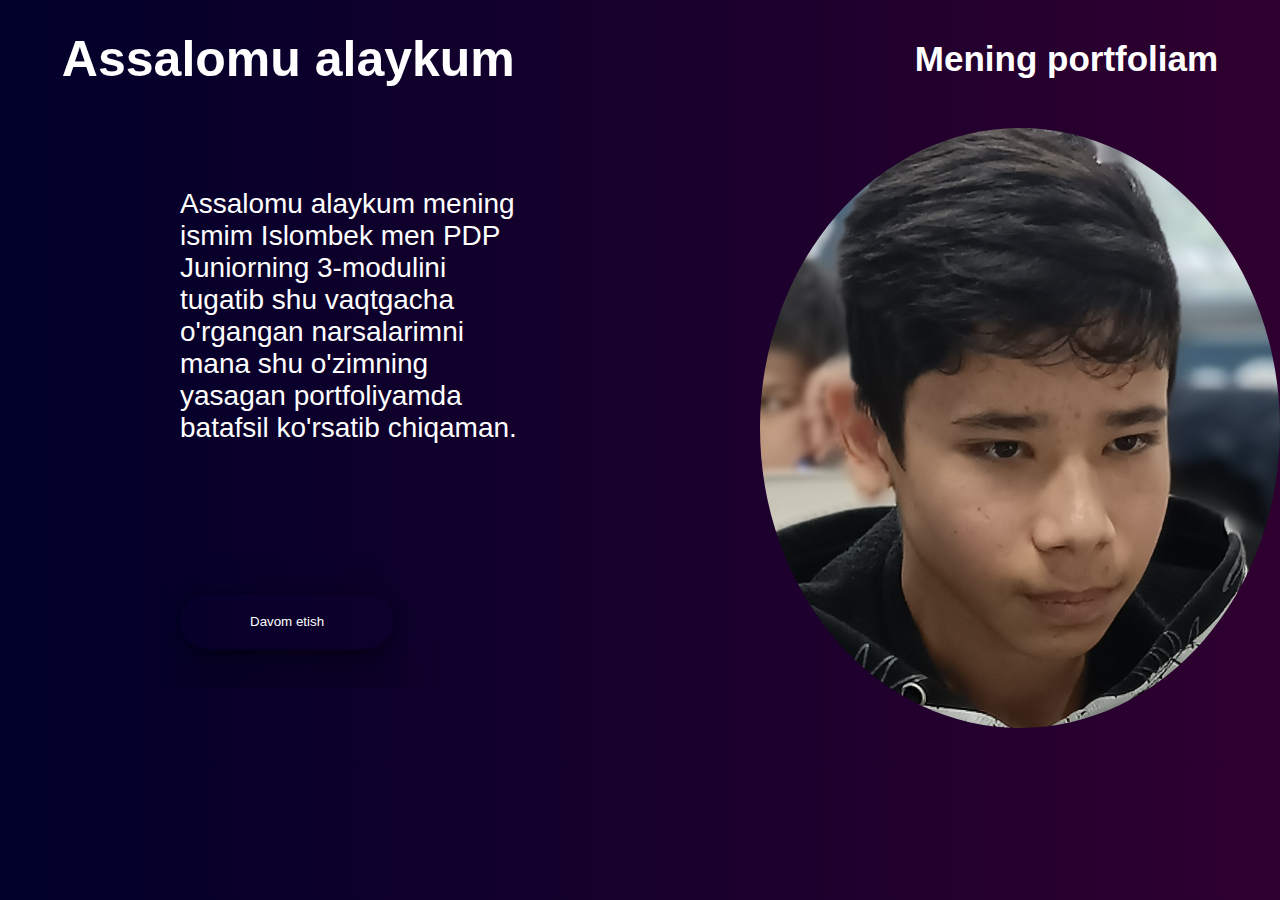
<file: index.html>
<!DOCTYPE html>
<html lang="en">
<head>
    <meta charset="UTF-8">
    <meta name="viewport" content="width=device-width, initial-scale=1.0">
    <title>Document</title>
    <link rel="stylesheet" href="style.css">
</head>
<body class="q">    
    <nav>
        <h1 class="h1">
            Assalomu alaykum
        </h1>
        <h1 class="h2">
            Mening portfoliam
        </h1>
    </nav>
    <div class="asosiy">
        <div class="text1">
            <p class="as">
                Assalomu alaykum mening ismim Islombek men PDP Juniorning 3-modulini tugatib shu vaqtgacha o'rgangan narsalarimni mana shu o'zimning yasagan portfoliyamda batafsil ko'rsatib chiqaman.
            </p>
            <a href="index2.html">
                <button class="dvc">
                    Davom etish
                </button>
            </a>
        </div>
        <div class="men">
            <img src="mene.jpg"
            class="jk" alt="">
        </div>
    </div>
</body>
</html>
</file>
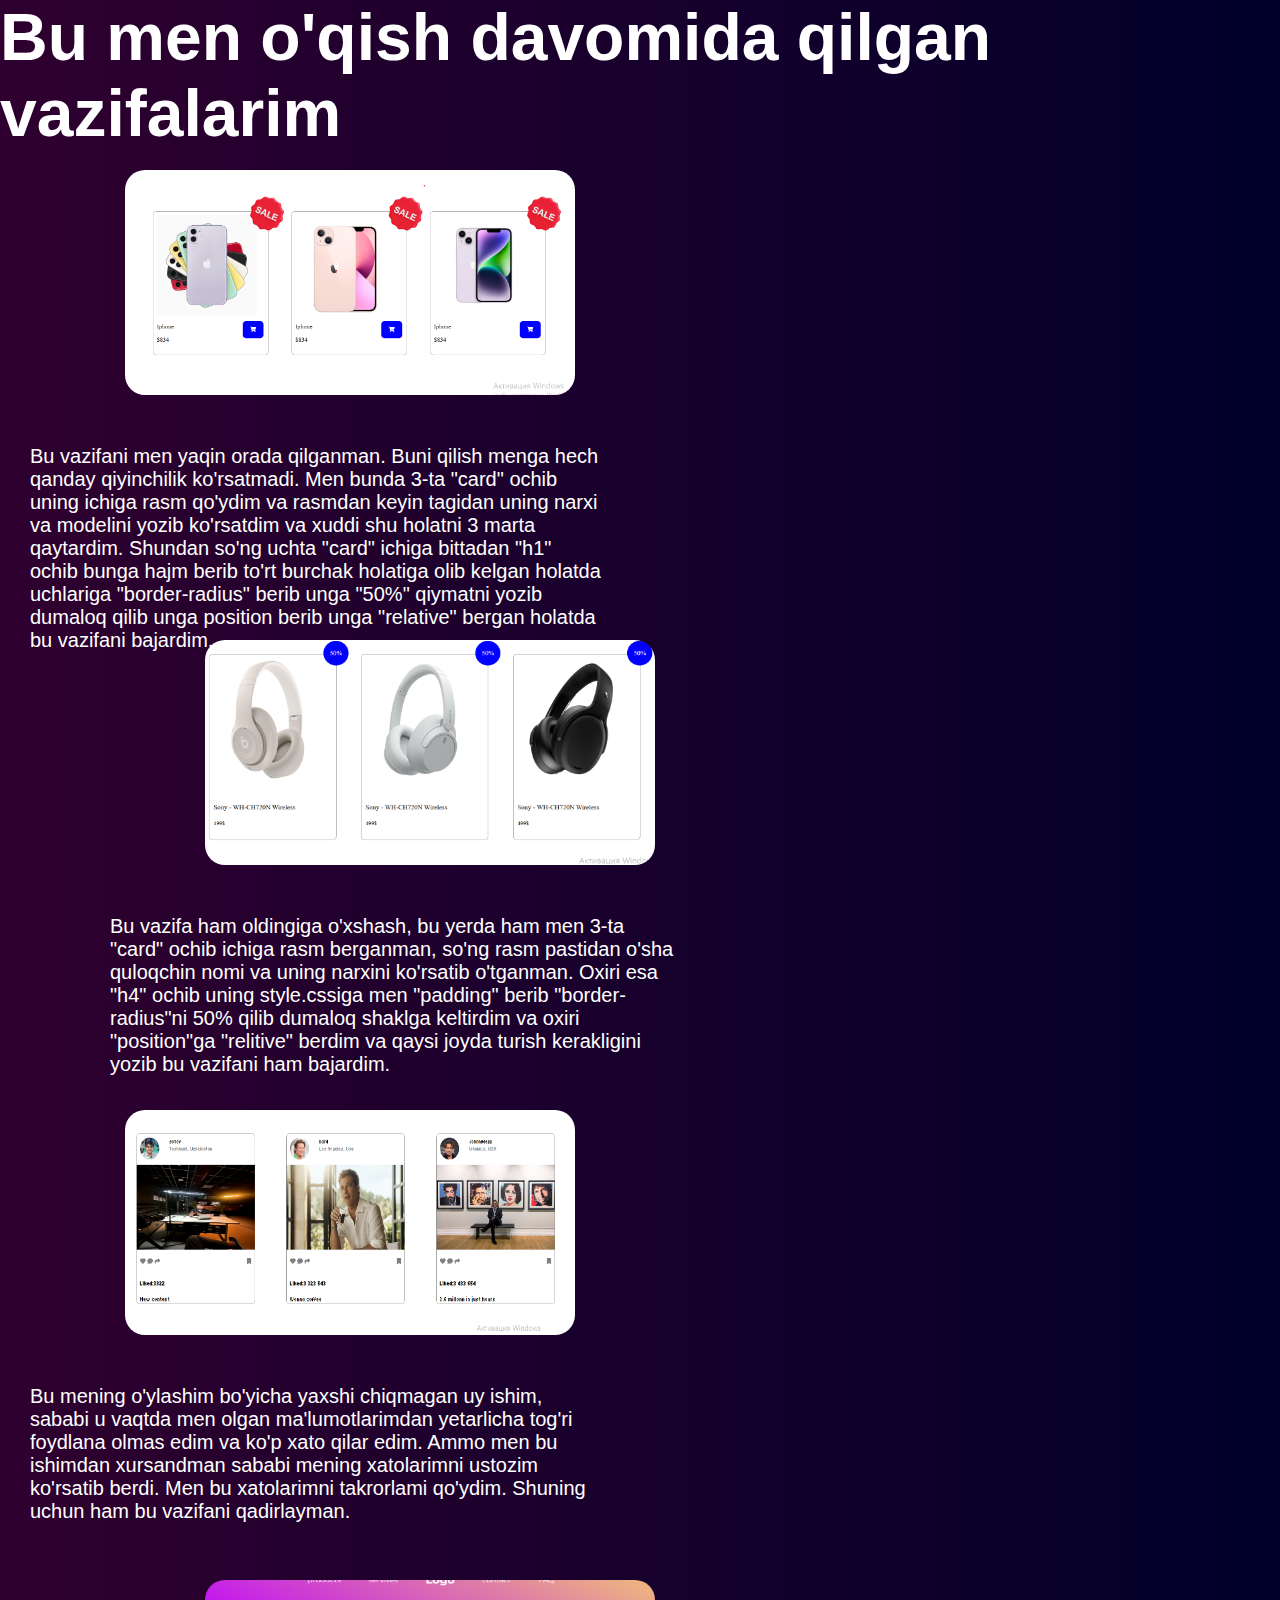
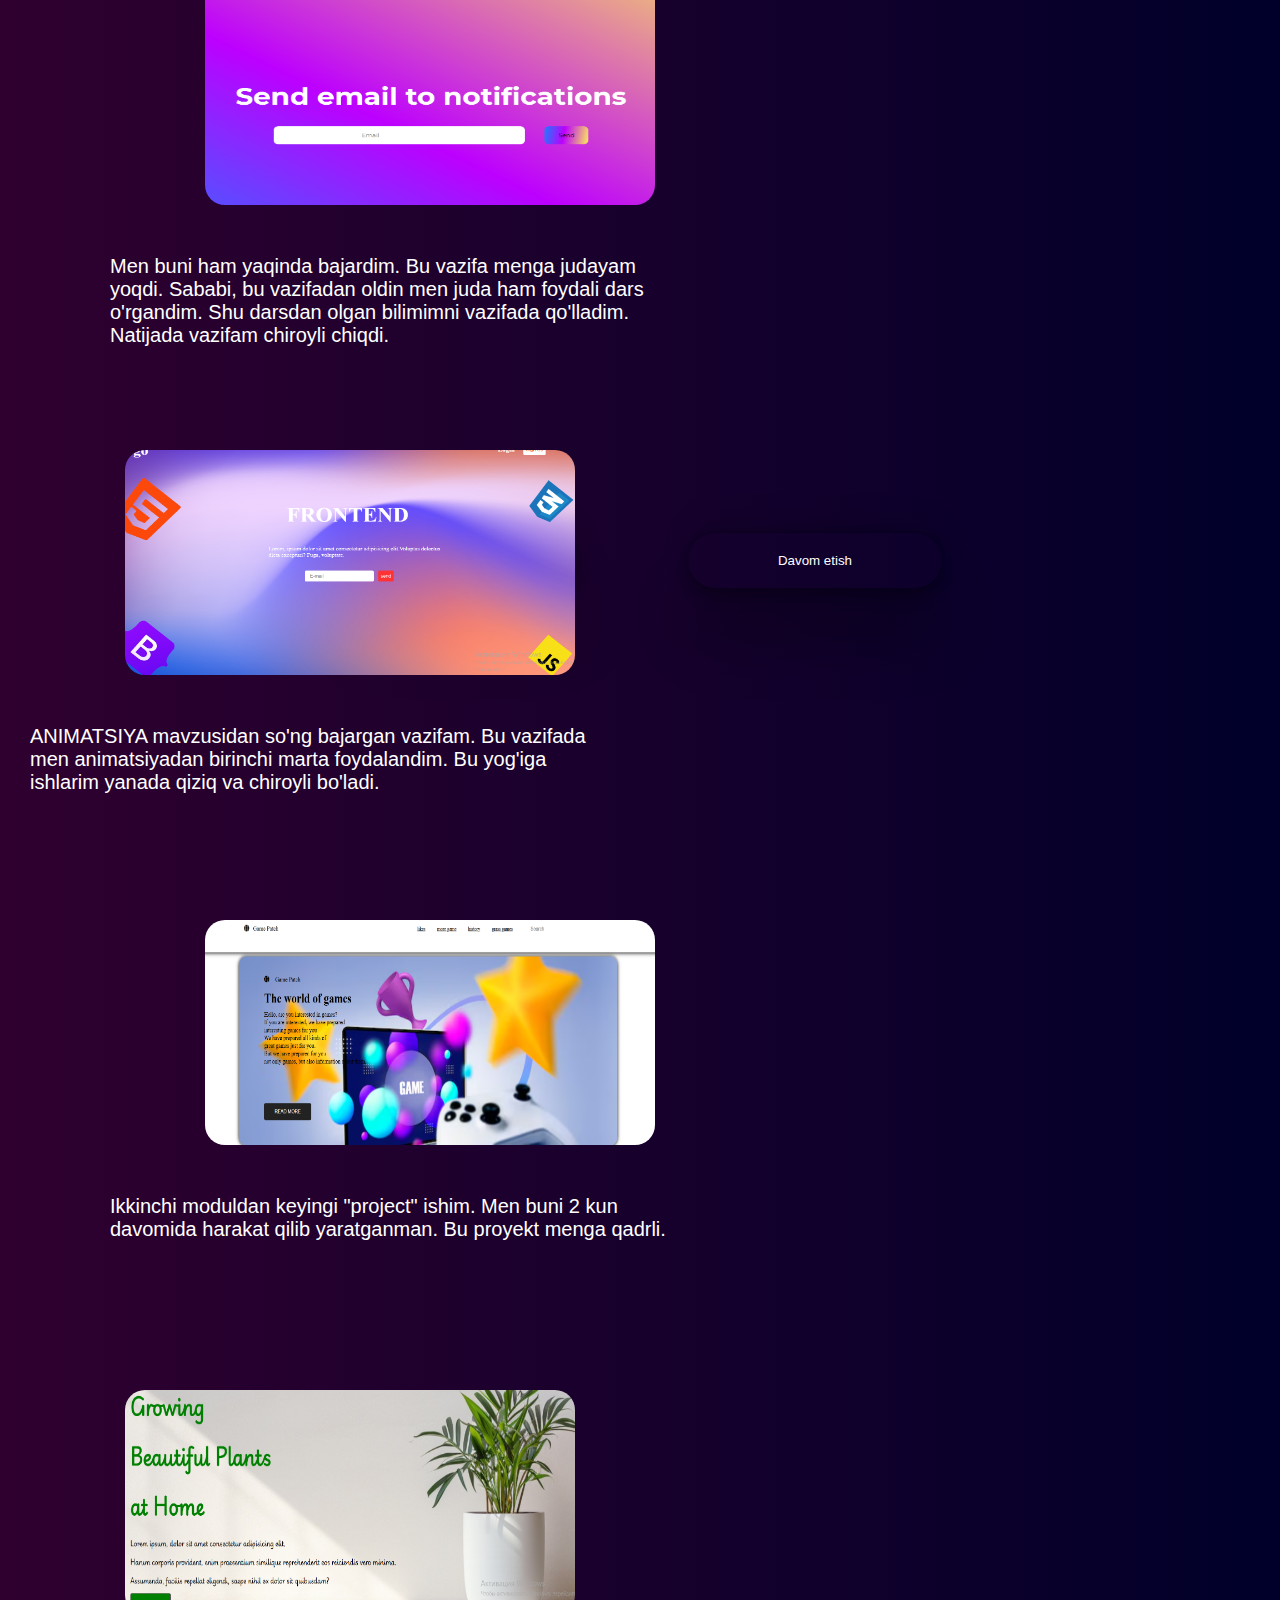
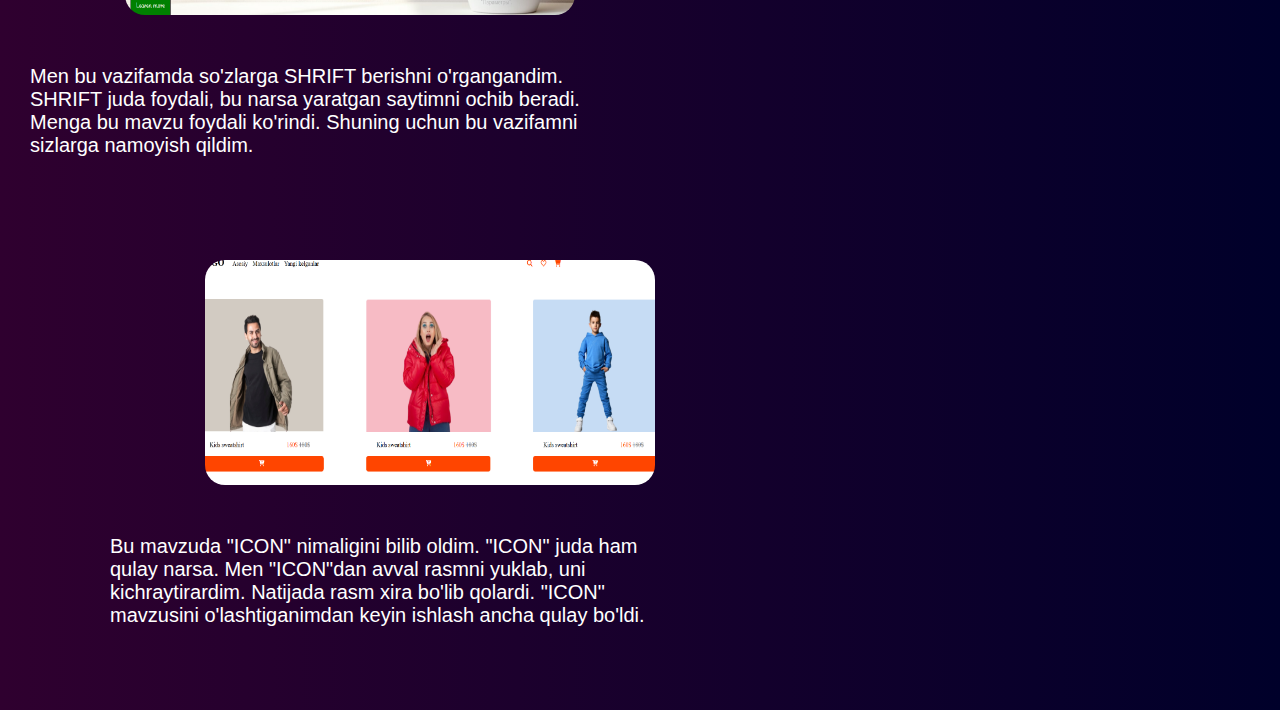
<file: index2.html>
<!DOCTYPE html>
<html lang="en">
<head>
    <meta charset="UTF-8">
    <meta name="viewport" content="width=device-width, initial-scale=1.0">
    <title>Document</title>
    <link rel="stylesheet" href="style2.css">
</head>
<body>
    <nav  class="q">
        <h1 class="q">
            Bu men o'qish davomida qilgan vazifalarim
        </h1>
    </nav>
    <div class="kata">
        <div class="card">
            <div class="img">
                <a href="indexno1.html">
                    <img src="1 chi .png"
                width="400px"
                height="200px"
                alt=""
                class="w">
                </a>
            </div>
            <div class="sozlar">
                <p class="p">
                    Bu vazifani men yaqin  orada qilganman. Buni qilish menga hech qanday qiyinchilik ko'rsatmadi. Men bunda 3-ta "card" ochib uning ichiga rasm qo'ydim va rasmdan keyin tagidan uning narxi va modelini yozib ko'rsatdim va xuddi shu holatni 3 marta qaytardim. Shundan so'ng uchta "card" ichiga bittadan "h1" ochib bunga hajm berib to'rt burchak holatiga olib kelgan  holatda uchlariga "border-radius" berib unga "50%" qiymatni yozib dumaloq qilib unga position berib unga "relative" bergan holatda bu vazifani bajardim.
                </p>
            </div>
        </div>
        <div class="card1">
            <div class="img">
                <a href="no2.html">
                    <img src="2 ci.png"
                width="400"
                height="200" 
                alt=""
                class="w">
                </a>
            </div>
            <div class="sozlar">
                <p class="p">
                    Bu vazifa ham oldingiga o'xshash, bu yerda ham men 3-ta "card" ochib ichiga rasm berganman, so'ng rasm pastidan o'sha quloqchin nomi va uning narxini ko'rsatib o'tganman. Oxiri esa "h4" ochib uning style.cssiga men "padding" berib "border-radius"ni 50% qilib dumaloq shaklga keltirdim va oxiri "position"ga  "relitive" berdim va qaysi joyda turish kerakligini yozib bu vazifani ham bajardim.
                </p>
            </div>
        </div>
        <div class="card">
            <div class="img">
               <a href="no3.html">
                <img src="3 chi.png"
                width="400"
                height="200" 
                alt=""
                class="w">
               </a>
            </div>
            <div class="sozlar">
                <p class="p">
                    Bu mening o'ylashim bo'yicha yaxshi chiqmagan uy ishim, sababi u vaqtda men olgan ma'lumotlarimdan yetarlicha tog'ri foydlana olmas edim va ko'p xato qilar edim. Ammo men bu ishimdan xursandman sababi mening xatolarimni ustozim ko'rsatib berdi. Men bu xatolarimni takrorlami qo'ydim. Shuning uchun ham bu vazifani qadirlayman.
                </p>
            </div>
        </div>
        <div class="card1">
            <div class="img">
                <a href="no4.html">
                    <img src="4 chi.png"
                width="400"
                height="200" 
                alt=""
                class="w">
                </a>
            </div>
            <div class="sozlar">
                <p class="p">
                    Men buni ham yaqinda bajardim. Bu vazifa menga judayam yoqdi. Sababi, bu vazifadan oldin men juda ham foydali dars o'rgandim. Shu darsdan olgan bilimimni vazifada qo'lladim. Natijada vazifam chiroyli chiqdi.
                </p>
            </div>
        </div>
        <div class="card">
            <div class="img">
               <a href="no5.html">
                <img src="5 chi.png"
                width="400"
                height="200" 
                alt=""
                class="w">
               </a>
            </div>
            <div class="sozlar">
                <p class="p">
                    ANIMATSIYA mavzusidan so'ng bajargan vazifam. Bu vazifada men animatsiyadan birinchi marta foydalandim. Bu yog'iga ishlarim  yanada qiziq va chiroyli bo'ladi.
                </p>
            </div>
        </div>
        <div class="card1">
            <div class="img">
               <a href="no6.html    ">
                <img src="6 chi.png"
                width="400"
                height="200" 
                alt=""
                class="w">
               </a>
            </div>
            <div class="sozlar">
                <p class="p">
                    Ikkinchi moduldan keyingi "project" ishim. Men buni 2 kun davomida harakat qilib yaratganman.  Bu proyekt menga qadrli.
                </p>
            </div>
        </div>
        <div class="card">
            <div class="img">
                <a href="no7.html">
                    <img src="7 chi.png"
                width="400"
                height="200" 
                alt=""
                class="w">
                </a>
            </div>
            <div class="sozlar">
                <p class="p">
                    Men bu vazifamda so'zlarga SHRIFT berishni o'rgangandim. SHRIFT juda foydali, bu narsa yaratgan saytimni ochib beradi. Menga bu mavzu foydali ko'rindi. Shuning uchun bu vazifamni sizlarga namoyish qildim.
                </p>
            </div>
        </div>
        <div class="card1">
            <div class="img">
                <a href="no8.html">
                    <img src="8 chi.png"
                width="400"
                height="200" 
                alt=""
                class="w">
                </a>
            </div>
            <div class="sozlar">
                <p class="p">
                     Bu mavzuda "ICON" nimaligini bilib oldim. "ICON" juda ham qulay narsa. Men "ICON"dan avval rasmni yuklab, uni kichraytirardim. Natijada rasm xira bo'lib qolardi. "ICON" mavzusini o'lashtiganimdan keyin ishlash ancha qulay bo'ldi.
                </p>
            </div>
        </div>
    </div>
  <div class="asad">
    <div class="button">
        <a href="index.html">
            <button class="df">
                Orqaga
            </button>
        </a>
    </div>
    <div class="button">
        <a href="index3.html">
            <button class="lj">
                Davom etish
            </button>
        </a>
    </div>
  </div>
</body>
</html>
</file>
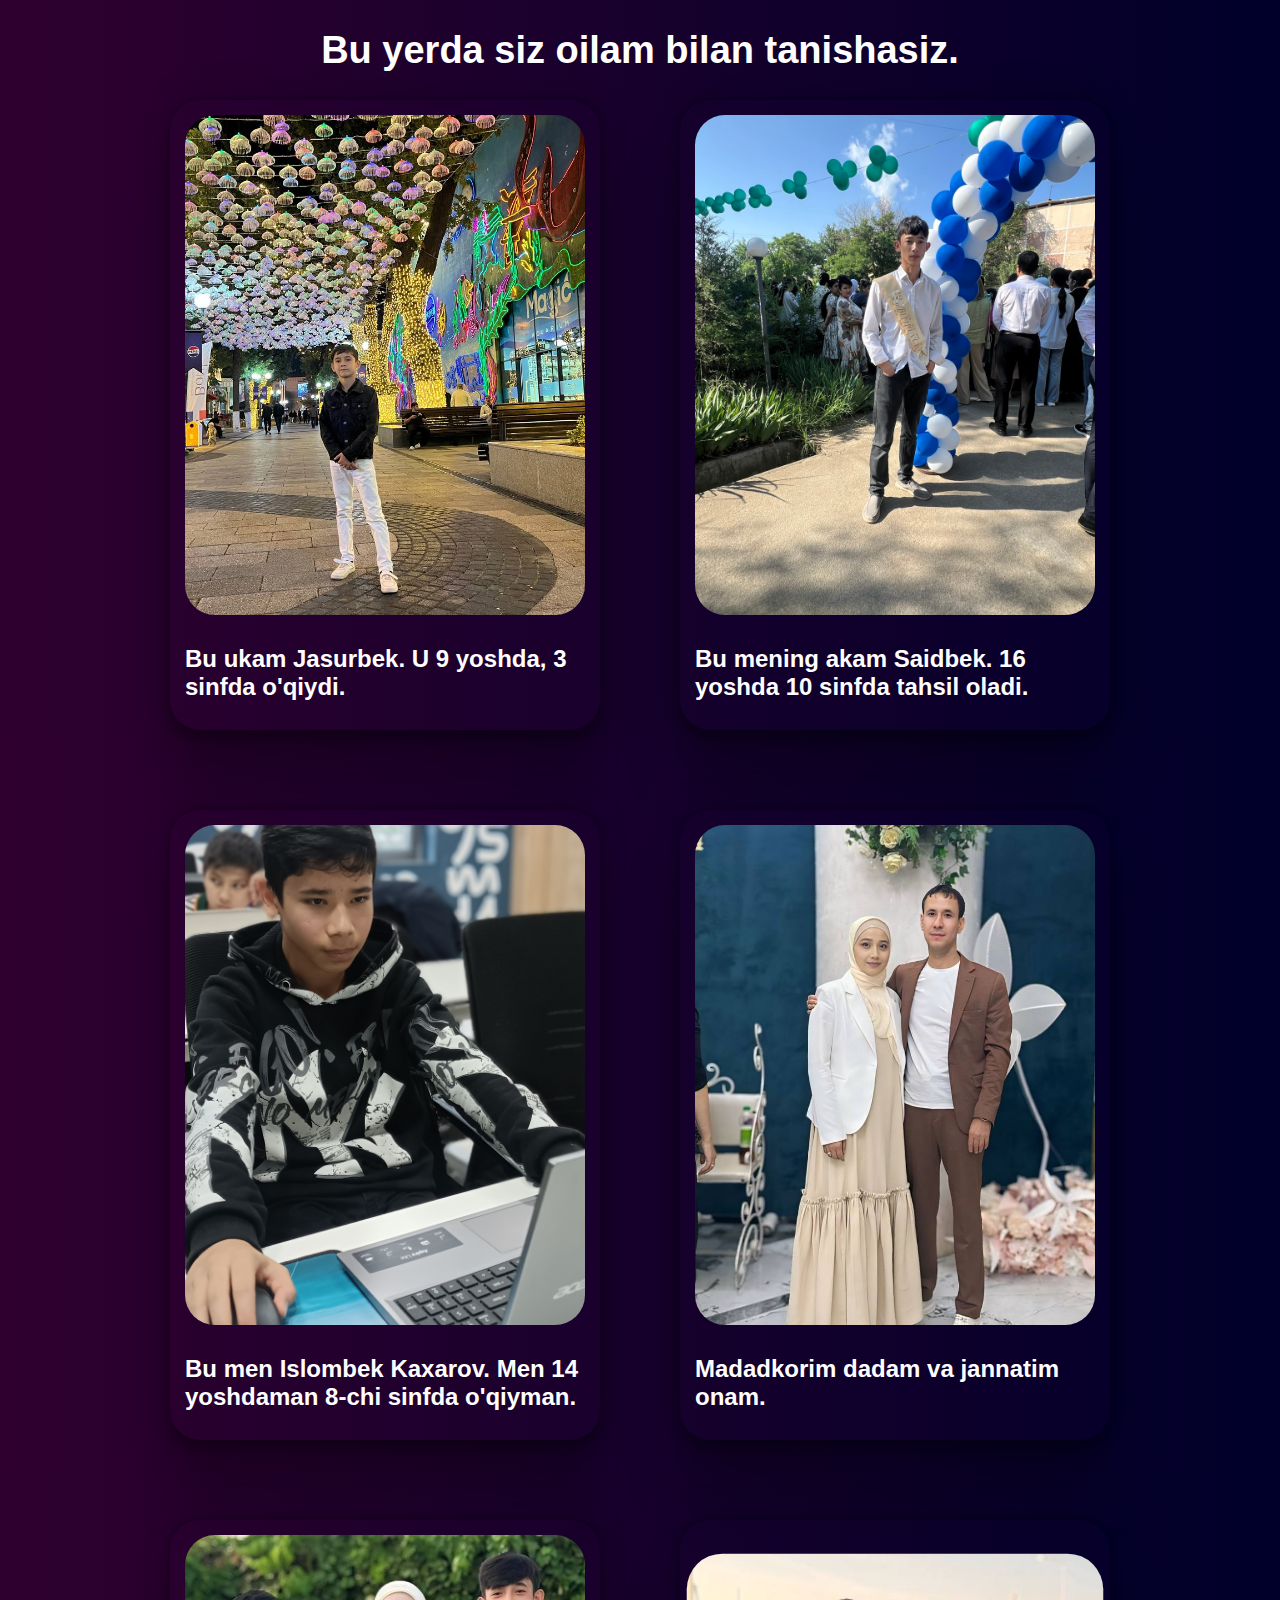
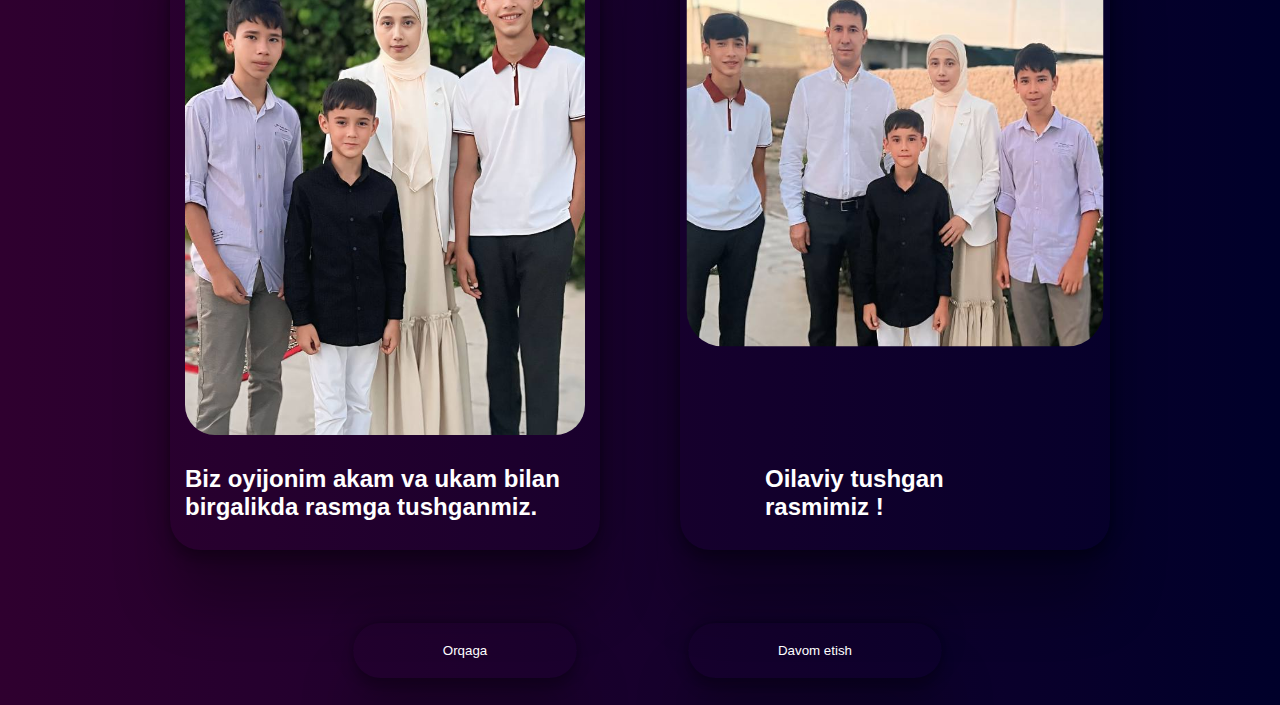
<file: index3.html>
<!DOCTYPE html>
<html lang="en">
<head>
    <meta charset="UTF-8">
    <meta name="viewport" content="width=, initial-scale=1.0">
    <title>Document</title>
    <link rel="stylesheet" href="./style3.css">
</head>
<body>
    <nav>
        <h1 class="q">
            Bu yerda siz oilam bilan tanishasiz.
        </h1>
    </nav>
    <div class="bobo">
        <div class="card">
            <div class="rasm">
                <img src="akam.jpg" 
                 alt=""  class="e">
            </div>
            <div class="soz">
                <h2 class="w">
                Bu ukam Jasurbek. U 9 yoshda, 3 sinfda o'qiydi.
                </h2>
            </div>
        </div>
        <div class="card">
            <div class="rasm">
                <img src="aka2.jpg" 
                 alt=""  class="em">
            </div>
            <div class="soz">
                <h2 class="w">
                Bu mening akam Saidbek. 16 yoshda 10 sinfda tahsil oladi.   
                </h2>
            </div>
        </div>
        <div class="card">
            <div class="rasm">
                <img src="mene.jpg" 
                 alt=""  class="h">
            </div>
            <div class="soz">
                <h2 class="w">
                Bu men Islombek Kaxarov. Men 14 yoshdaman 8-chi sinfda o'qiyman.
                </h2>
            </div>
        </div>
        <div class="card">
            <div class="rasm">
                <img src="ota-onam.jpg " 
                 alt="ota-onam.jpg"  class="e">
            </div>
            <div class="soz">
                <h2 class="w">
                Madadkorim dadam va jannatim onam.  
                </h2>
            </div>
        </div>
        <div class="card">
            <div class="rasm">
                <img src="oila.jpg" 
                 alt=""  class="v">
            </div>
            <div class="soz">
                <h2 class="w">
               Biz oyijonim akam va ukam bilan birgalikda rasmga tushganmiz.
                </h2>
            </div>
        </div>
        <div class="card">
                <div class="rasmq">
                    <img src="oila2.jpg" 
                     alt=""  class="m">
                </div>
                <div class="soz">
                    <h2 class="b">
                        Oilaviy tushgan rasmimiz !
                    </h2>
                </div>
        </div>
    </div>
    <div class="asad">
        <div class="button">
            <a href="index2.html">
                <button class="df">
                    Orqaga
                </button>
            </a>
        </div>
        <div class="button">
            <a href="index5.html">
                <button class="lj">
                    Davom etish
                </button>
            </a>
        </div>
      </div>
</body>
</html>
</file>
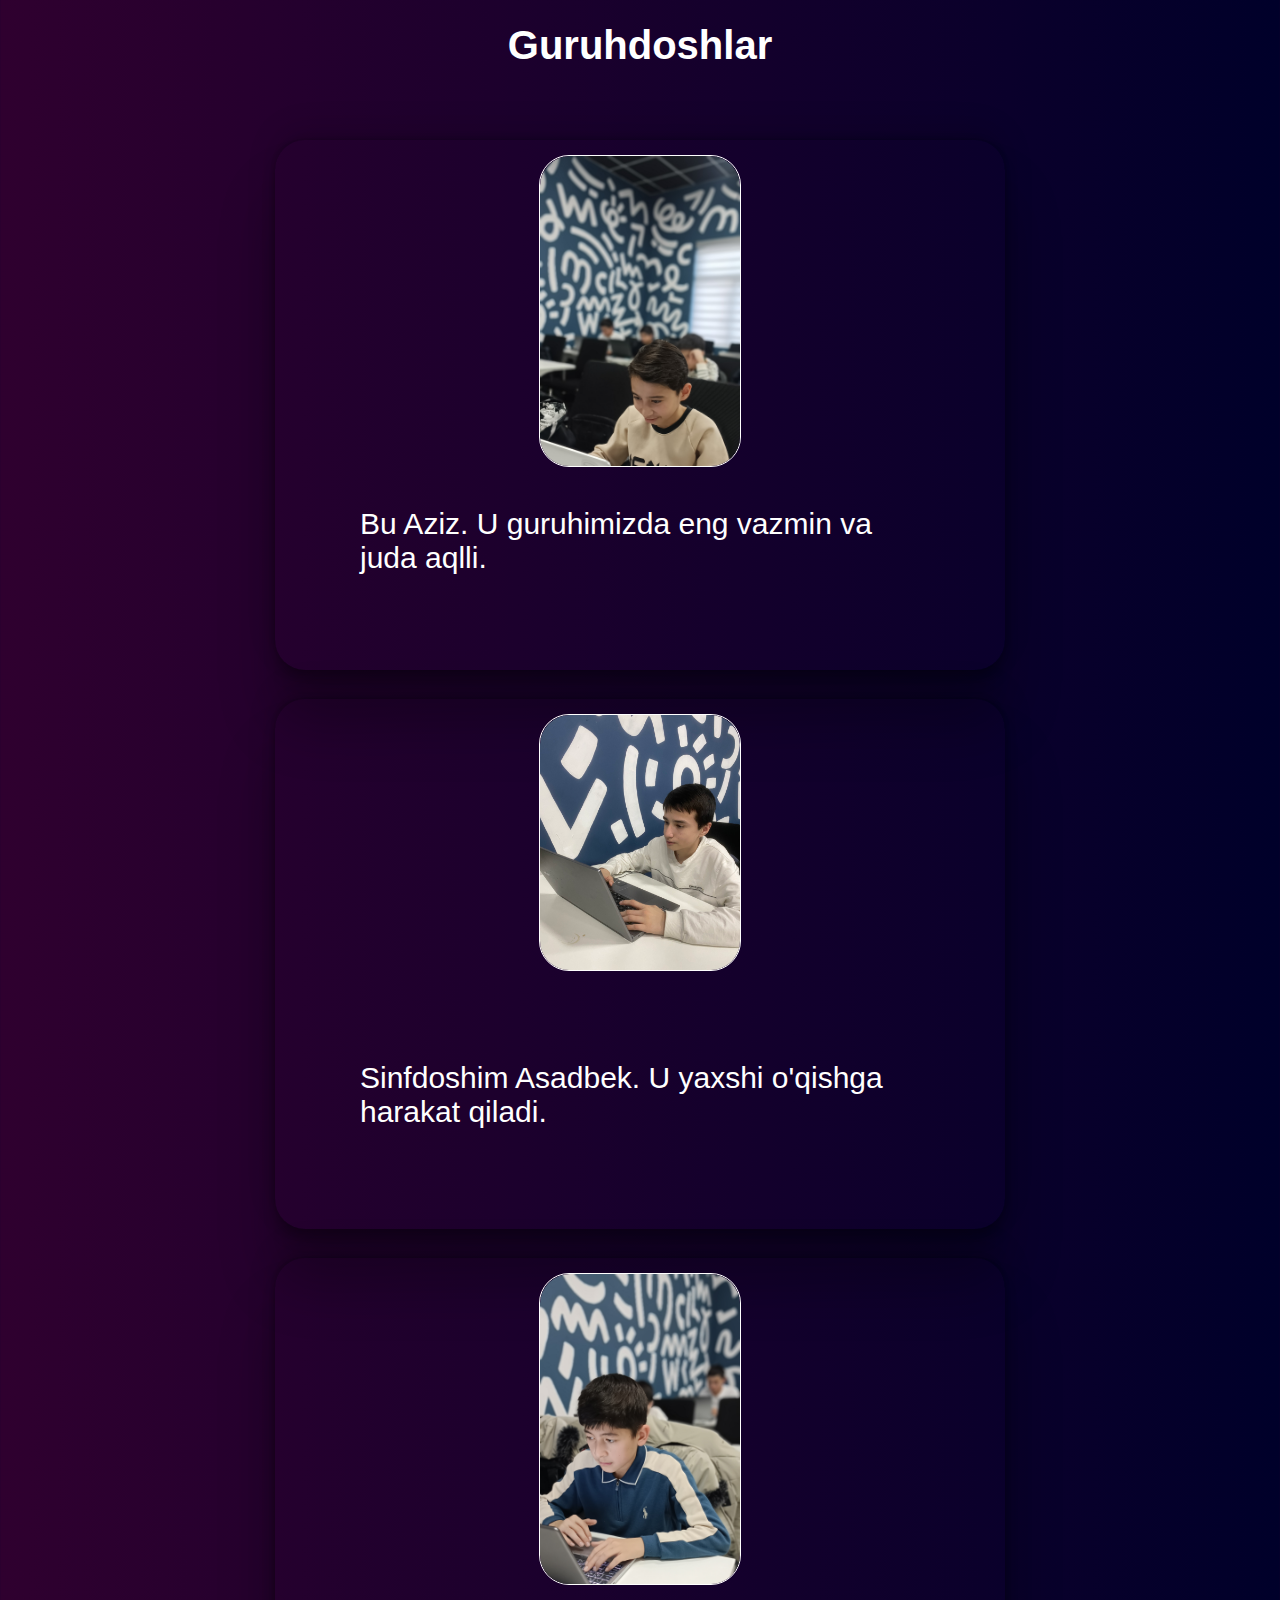
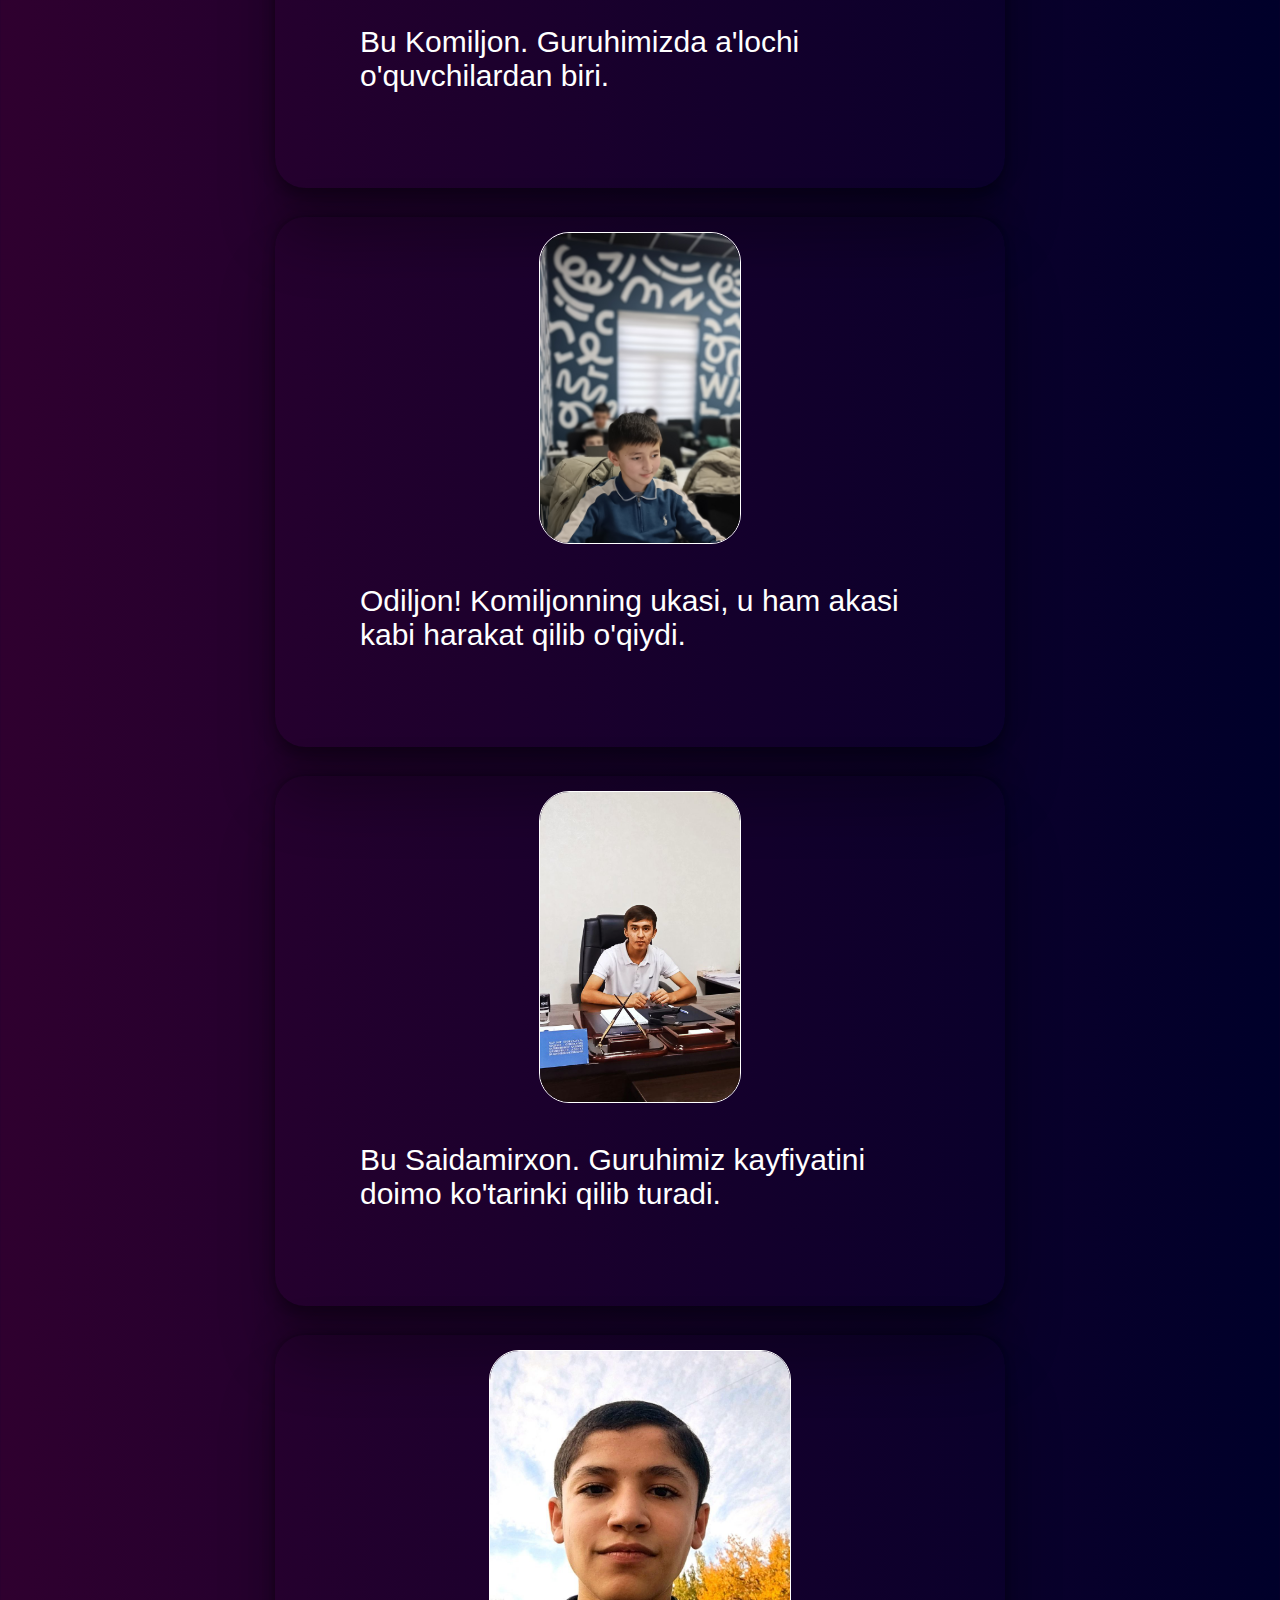
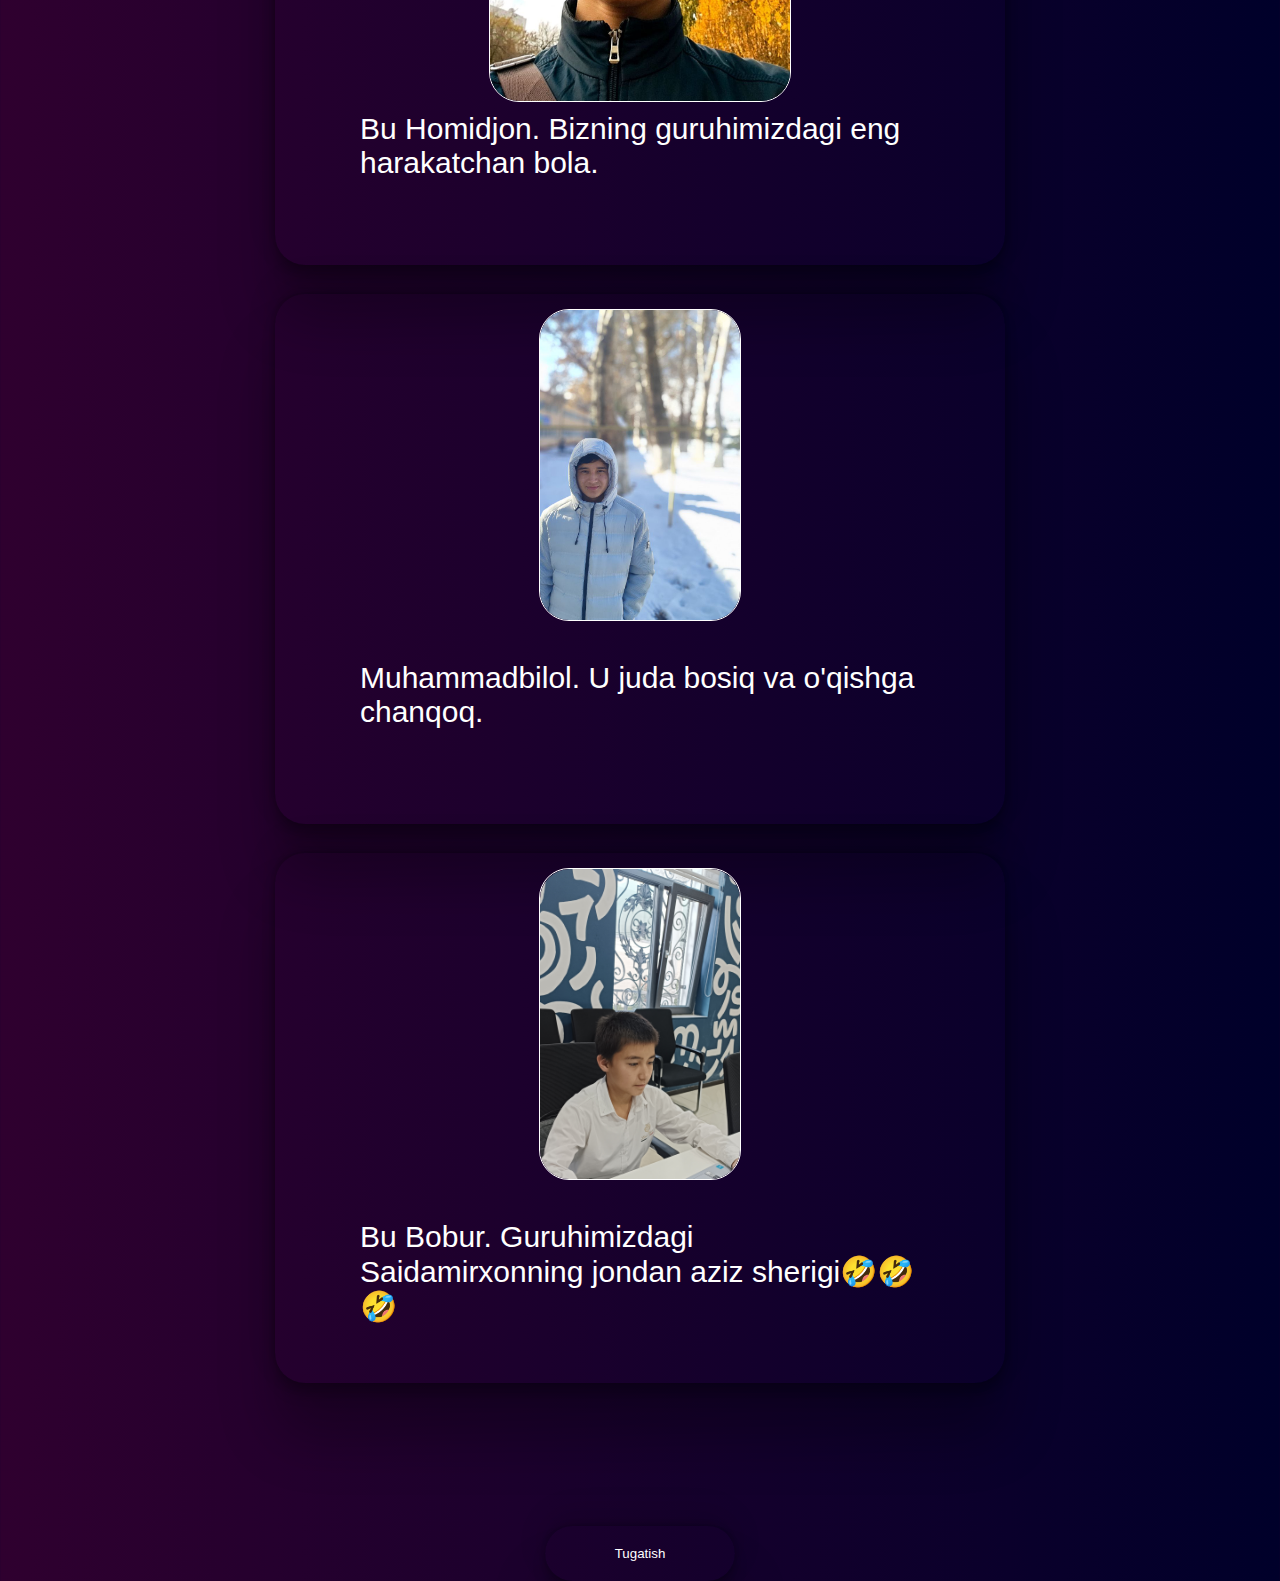
<file: index5.html>
<!DOCTYPE html>
<html lang="en">
<head>
    <meta charset="UTF-8">
    <meta name="viewport" content="width=device-width, initial-scale=1.0">
    <title>Document</title>
    <link rel="stylesheet" href="style5.css">
</head>
<body>
    <nav>
        <h1 class="q">
            Guruhdoshlar
        </h1>
    </nav>
    <div class="bobo">
        <div class="card">
            <div class="rasm">
                <img src="aziz.jpg" alt="" 
                class="aziz">
            </div>
            <p class="fg">
                Bu Aziz. U guruhimizda eng vazmin va juda aqlli.
            </p>
        </div>
        <div class="card">
            <div class="rasm1">
                <img src="algo.JPG" alt="" 
                class="asad">
            </div>
            <p class="fgq">
                Sinfdoshim Asadbek. U  yaxshi o'qishga harakat qiladi.
            </p>
        </div>
        <div class="card">
            <div class="rasm">
                <img src="Komil.jpg" alt="" 
                class="komiljon">
            </div>
            <p class="fg">
                Bu Komiljon. Guruhimizda a'lochi o'quvchilardan biri.
            </p>
        </div>
        <div class="card">
            <div class="rasm">
                <img src="Odil.jpg" alt="" 
                class="odiljon">
            </div>
            <p class="fg">
            Odiljon! Komiljonning ukasi, u ham akasi kabi harakat qilib o'qiydi.
            </p>
        </div>
        <div class="card">
            <div class="rasm">
                <img src="ogogo.jpg" alt="" 
                class="saidamirxon">
            </div>
            <p class="fg">
                Bu Saidamirxon. Guruhimiz kayfiyatini doimo ko'tarinki qilib turadi.
            </p>
        </div>
        <div class="card">
            <div class="rasmw">
                <img src="Homidjon.jpg  " alt="" 
                class="homidjon">
            </div>
            <p class="fgk">
                Bu Homidjon. Bizning guruhimizdagi eng harakatchan bola.
            </p>
        </div>
        <div class="card">
            <div class="rasm">
                <img src="muhammadbilol.jpg" alt="" 
                class="muhammadbilol">
            </div>
            <p class="fg">
                Muhammadbilol. U juda bosiq va o'qishga chanqoq.
            </p>
        </div>
        <div class="card">
            <div class="rasm">
                <img src="bobur.jpg" alt="" 
                class="choyxona">
            </div>
            <p class="fg">
                Bu Bobur. Guruhimizdagi Saidamirxonning jondan aziz sherigi🤣🤣🤣
            </p>
        </div>
    </div>
    <div class="lll">
        <a href="index.html">
            <button class="dvc">
                Tugatish 
            </button>
        </a>
    </div>
</body>
</html>
</file>
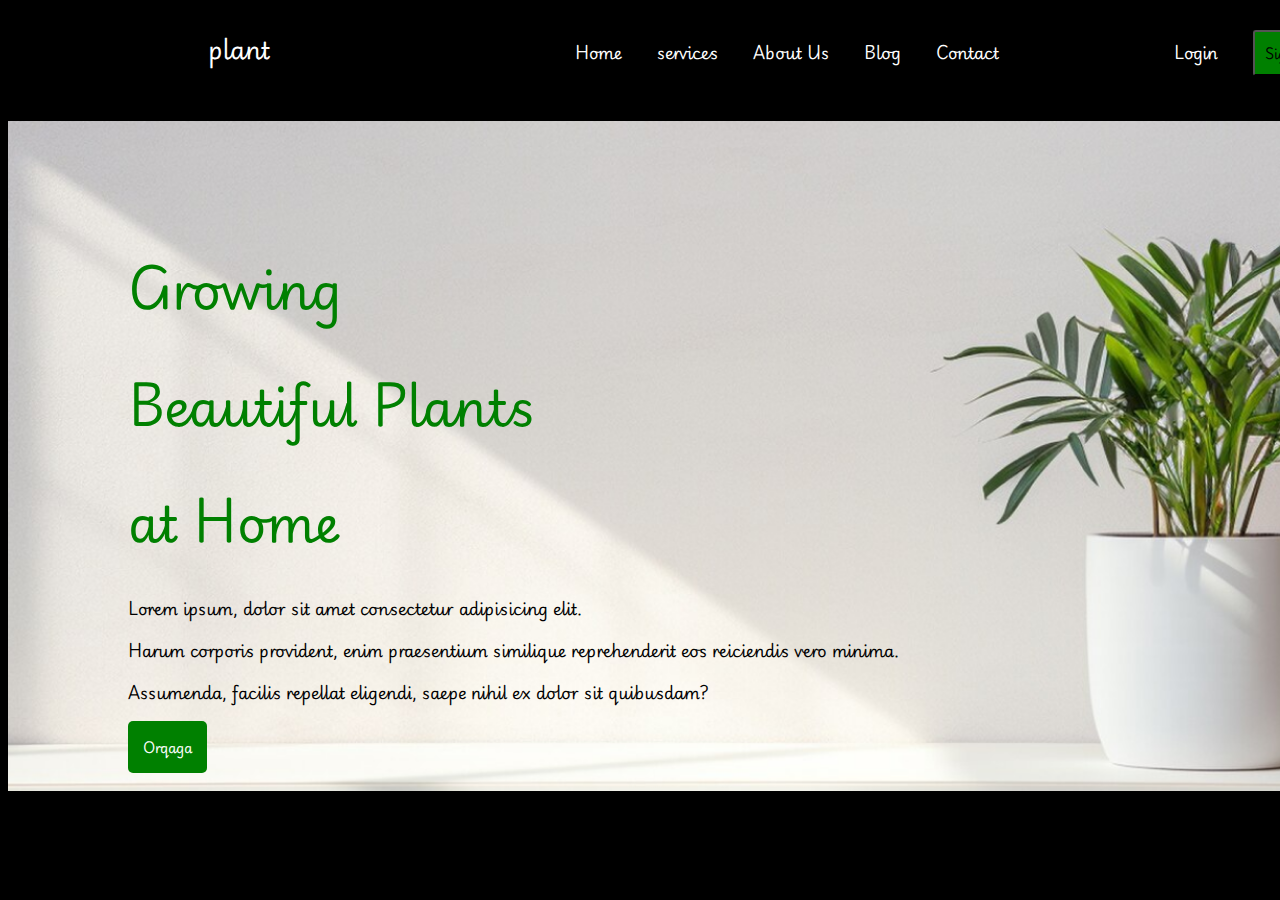
<file: no7.html>
<!DOCTYPE html>
<html lang="en">
<head>
    <meta charset="UTF-8">
    <meta name="viewport" content="width=device-width, initial-scale=1.0">
    <title>Document</title>
    <link rel="stylesheet" href="no7.css">


    <link rel="preconnect" href="https://fonts.googleapis.com">
<link rel="preconnect" href="https://fonts.gstatic.com" crossorigin>
<link href="https://fonts.googleapis.com/css2?family=Noto+Sans+JP:wght@100..900&family=Playwrite+GB+S:ital,wght@0,100..400;1,100..400&family=Rubik+Wet+Paint&family=Tiny5&display=swap" rel="stylesheet">
</head>
<body>
    
    <div class="m">
    <h2 class="q">plant</h2>
    <p class="w">Home</p>
    <p class="e">services</p>
    <p class="r">About Us</p>
    <p class="t">Blog</p>
    <p class="y">Contact</p>
    <p class="u">Login</p>
    <button class="i">Sign up</button>
    <div class="j">
    <h1 class="o">Growing</h1>
    <h1 class="p">Beautiful Plants</h1>
    <h1 class="s">at  Home</h1>
    <p class="d">Lorem ipsum, dolor sit amet consectetur adipisicing elit. </p>
    <p class="f"> Harum corporis provident, enim praesentium similique reprehenderit eos reiciendis vero minima. </p>
    <p class="g"> Assumenda, facilis repellat eligendi, saepe nihil ex dolor sit quibusdam?</p>
    <a href="index2.html">
        <button class="h">Orqaga</button>
    </a>
    </div>
    </div>
</body>
</html>
</file>
<file: style.css>
*{
    margin: 0px;
    padding: 0px;
}
body{
    font-family: sans-serif;
    height: 737px;
    background: linear-gradient(-90deg, rgb(47, 0, 47), rgb(0, 0, 42)     );
}
.h1{
    color: white;
    font-size: 50px;
}
.h2{
    color: white;
    font-size: 35px;
}
nav{
    margin-top: 30px;
    display: flex;
    align-items: center;
    justify-content: center;
    gap: 400px;
    width: 100%;
    height: 78wpx;
    cursor: pointer;
}
.asosiy{
    height: 600px;
    display: flex;
    gap: 220px;
    margin-left: 90px;
}
.text1{
    overflow: hidden;
    font-size: 28px;
    padding: 20px 20px 20px 20px;
    width: 400px;
    color: white ;
    margin-left: 70px;
    margin-top: 80px;
    animation-name: b;
}
@keyframes b{
    1%{
        color: white;  
    }  
    50%{
        color: black;
    }
    100%{
        color: white;  
    }
}
.q{
    animation-name: b;
    animation-duration: 5s;
    animation-iteration-count: infinite;
}
.dvc{
    cursor: pointer;
    margin-top: 150px;
    padding: 20px 70px ;
    border-radius: 40px;
    color: white;
    background: transparent;
    border: none;
    animation-name: q;
    animation-duration:3s ;
    animation-iteration-count: 1    ;
    box-shadow: rgba(0, 0, 0, 0.25) 0px 54px 55px, rgba(0, 0, 0, 0.12) 0px -12px 30px, rgba(0, 0, 0, 0.12) 0px 4px 6px, rgba(0, 0, 0, 0.17) 0px 12px 13px, rgba(0, 0, 0, 0.09) 0px -3px 5px;
}
.dvc:hover{
    background:linear-gradient(-134deg, rgb(36, 1, 49), rgb(36, 1, 49)    ) ;
    box-shadow: rgba(0, 0, 0, 0.25) 0px 54px 55px, rgba(0, 0, 0, 0.12) 0px -12px 30px, rgba(0, 0, 0, 0.12) 0px 4px 6px, rgba(0, 0, 0, 0.17) 0px 12px 13px, rgba(0, 0, 0, 0.09) 0px -3px 5px;
    margin-top: 150px;
    padding: 20px 70px ;
    border-radius: 40px;
    color: white;
    border: none;
}
@keyframes q {
    10%{
        transform: rotate(0deg);
    }
    40%{
        transform: rotate(15deg);
    }
    90%{
        transform: rotate(-15deg);
    }
    100%{
        transform: rotate(0deg);
    }
}
.jk{
    width: 750px;
    position: absolute;
    transform: scale(1.7);
    transition: 0.3s linear;
    cursor: pointer;
}
.men{
    padding-left: 70px;
    position: relative;
    width: 530px; 
    height: 600px;   
    border-radius: 50%;
    overflow: hidden;
    margin-top: 40px;
}
</file>
<file: style2.css>
body{
    font-family: sans-serif;
    background: linear-gradient(90deg, rgb(47, 0, 47), rgb(0, 0, 42)     ); 
}
*{
    margin: 0px ;
    padding: 0px;
}
.w{
    transition: 0.3s;
    transform:scale(1.2) ;
    border-radius: 30px;
    animation-name: sd;
    animation-duration: 3s;
    animation-iteration-count: infinite;
}
@keyframes q {
    10%{
        transform: rotate(0deg);
    }
    40%{
        transform: rotate(15deg);
    }
    90%{
        transform: rotate(-15deg);
    }
    100%{
        transform: rotate(0deg);
    }
}
@keyframes a {
    10%{
        transform: rotate(0deg);
    }
    40%{
        transform: rotate(-15deg);
    }
    90%{
        transform: rotate(15deg);
    }
    100%{
        transform: rotate(0deg);
    }
}
.sozlar{
    margin-top: 50px;
    padding: 0px 0px 0px 0px;
    height: 120px;
    margin-left:30px ;
}
.p{
    color: white;
    font-size: 20px;
}
.img{
    width: 450px;
    height: 225px;
    overflow: hidden;
    border-radius: 20px;
    margin: 20px 0px 10px 125px;
    display: flex;
    align-items: center;
    justify-content: center;
}
@keyframes sd {
    from{

    }
    25%{
       
    }
    75%{
        transform: scale(1.25);
    }
    to{

    }
}
.q{
    font-size: 66px;
    color: white ;
}
.q{
    animation-name: b;
    animation-duration: 5s;
    animation-iteration-count: infinite;
}
nav{
    width: 100%;
    height: 90px;
    display: flex;
    align-items: center;
    justify-content: center;
    margin-top: 30px;
}
.card1{
    width: 47%;
    height: 400px;
    padding-bottom: 70px;
    border-radius: 20px;
    cursor: pointer;
    margin-left: 80px;
}
.card{
    width: 47%;
    height: 400px;
    padding-bottom: 70px;
    border-radius: 20px;
    cursor: pointer;
}
.card1:hover{
    transition: 0.3s;
    background:linear-gradient(-134deg, rgb(36, 1, 49), rgb(36, 1, 49)    ) ;
    box-shadow: rgba(0, 0, 0, 0.25) 0px 54px 55px, rgba(0, 0, 0, 0.12) 0px -12px 30px, rgba(0, 0, 0, 0.12) 0px 4px 6px, rgba(0, 0, 0, 0.17) 0px 12px 13px, rgba(0, 0, 0, 0.09) 0px -3px 5px;
}
.card:hover{
    transition: 0.3s;
    background:linear-gradient(-134deg, rgb(36, 1, 49), rgb(36, 1, 49)    ) ;
     box-shadow: rgba(0, 0, 0, 0.25) 0px 54px 55px, rgba(0, 0, 0, 0.12) 0px -12px 30px, rgba(0, 0, 0, 0.12) 0px 4px 6px, rgba(0, 0, 0, 0.17) 0px 12px 13px, rgba(0, 0, 0, 0.09) 0px -3px 5px;
}
.kata{
    margin-top: 30px;
    width: 100%;
    height: 2000px;
    display: flex;
    flex-wrap: wrap;
}
.asad{
    display: flex;
    align-items: center;
    justify-content: center;
    width: 700px;
    height: 50px;
    margin: 0px auto;
}
.df{    
    animation-name: q;
    animation-duration: 3s;
    animation-iteration-count:1;
    padding: 20px 90px;
    border-radius: 40px;
    border: none;
    color: white;
    transition: 0.3s;
    cursor: pointer;
    background-color: transparent;
    box-shadow: rgba(0, 0, 0, 0.25) 0px 54px 55px, rgba(0, 0, 0, 0.12) 0px -12px 30px, rgba(0, 0, 0, 0.12) 0px 4px 6px, rgba(0, 0, 0, 0.17) 0px 12px 13px, rgba(0, 0, 0, 0.09) 0px -3px 5px;
}
.df:hover{
    color: white;
    box-shadow: rgba(0, 0, 0, 0.25) 0px 54px 55px, rgba(0, 0, 0, 0.12) 0px -12px 30px, rgba(0, 0, 0, 0.12) 0px 4px 6px, rgba(0, 0, 0, 0.17) 0px 12px 13px, rgba(0, 0, 0, 0.09) 0px -3px 5px;
    background:linear-gradient(-134deg, rgb(36, 1, 49), rgb(36, 1, 49)    ) ;
}
.lj{    
    animation-name:a ;
    animation-duration: 3s;
    animation-iteration-count: 1;
    padding: 20px 90px;
    border-radius: 40px;
    border: none;
    color: white;
    transition: 0.3s;
    cursor: pointer;
    background-color: transparent;
    box-shadow: rgba(0, 0, 0, 0.25) 0px 54px 55px, rgba(0, 0, 0, 0.12) 0px -12px 30px, rgba(0, 0, 0, 0.12) 0px 4px 6px, rgba(0, 0, 0, 0.17) 0px 12px 13px, rgba(0, 0, 0, 0.09) 0px -3px 5px;
}
.lj:hover{
    color: white;
    box-shadow: rgba(0, 0, 0, 0.25) 0px 54px 55px, rgba(0, 0, 0, 0.12) 0px -12px 30px, rgba(0, 0, 0, 0.12) 0px 4px 6px, rgba(0, 0, 0, 0.17) 0px 12px 13px, rgba(0, 0, 0, 0.09) 0px -3px 5px;
    background:linear-gradient(-134deg, rgb(36, 1, 49), rgb(36, 1, 49)    ) ;
}
.button{
    padding-bottom: 30px    ;
    width: 100%;
    height: 50px;
    display: flex;
    align-items: center;
    justify-content: center;
}
</file>
<file: style3.css>
body{
    font-family: sans-serif;
    height: 737px;
    background: linear-gradient(90deg, rgb(47, 0, 47), rgb(0, 0, 42)     );
}
*{
    margin: 0px;
    padding: 0px;
}
nav{
    width: 100%;
    height: 100px;
    display: flex;
    align-items: center;
    justify-content: center;
}
@keyframes q {
    10%{
        transform: rotate(0deg);
    }
    40%{
        transform: rotate(15deg);
    }
    90%{
        transform: rotate(-15deg);
    }
    100%{
        transform: rotate(0deg);
    }
}
@keyframes a {
    10%{
        transform: rotate(0deg);
    }
    40%{
        transform: rotate(-15deg);
    }
    90%{
        transform: rotate(15deg);
    }
    100%{
        transform: rotate(0deg);
    }
}
.q{
    color: white;
    font-size: 38px;
}
@keyframes b{
    1%{
        color: white;  
    }  
    50%{
    }
    100%{
        color: white;  
    }
}
.q{
    animation-name: b;
    animation-duration: 5s;
    animation-iteration-count: infinite;
}
.rasm{
    overflow: hidden;
    width: 400px;
    height: 500px;
    border-radius: 30px;
    display: flex;
    align-items: center;
    justify-content: center;
}
.b{
    color: white;
    margin-top: 150px;
    margin: 150px 70px;
}
.rasmq{
    overflow: hidden;
    margin-top: 50px;
    margin: 50px auto;
    width: 350px;
    height: 330px;
    border-radius: 30px;
    display: flex;
    align-items: center;
    justify-content: center;
    transform: scale(1.19);
}
@keyframes p {
    0%{
        transform: scale(1);
    }
    25%{
        transform: scale(1.1);
    }
    50%{
        transform: scale(1.2);
    }
    75%{
        transform: scale(1.1);
    }
    100%{
        transform: scale(1);
    }
}
@keyframes pdf {
    0%{
        transform: scale(1.2);
    }
    25%{
        transform: scale(1.3);
    }
    50%{
        transform: scale(1.4);
    }
    75%{
        transform: scale(1.3);
    }
    100%{
        transform: scale(1.2);
    }
}
.h{
    border-radius: 30px;
    transition: 0.3s;
    transform: scale(1.2);
    height: 800px;
    animation-name: pdf;
    animation-duration: 5s;
    animation-iteration-count: infinite;
}
.em{
    border-radius: 30px;
    transition: 0.3s;
    width: 400px;
    animation-name: p;
    animation-duration: 5s;
    animation-iteration-count: infinite;
}
.em:hover{
    border-radius: 30px;
}
.e:hover{
    border-radius: 30px;
}
.e{
    border-radius: 30px;
    transition: 0.3s linear;
    width: 400px;
    height: 700px;
    animation-name: p;
    animation-duration: 5s;
    animation-iteration-count: infinite;
}
.m:hover{
    border-radius: 30px;
}
.m{
    border-radius: 30px;
    transition: 0.3s;
    width: 350px;
    height: 330px;
    transform: scale(1.2);
    animation-name: p;
    animation-duration: 5s;
    animation-iteration-count: infinite;
}
.v:hover{
    border-radius: 30px;
}
.v{
    border-radius: 30px;
    transition: 0.3s;
    width: 450px;
    height: 700px;
    animation-name: p;
    animation-duration: 5s;
    animation-iteration-count: infinite;
}
.bobo{
    width: 100%;
    display: flex;
    justify-content: center;
    flex-wrap: wrap;
    gap: 80px;
}
.w{
    color: white;
    margin-top: 30px;
}
.card:hover{
    background:linear-gradient(-134deg, rgb(36, 1, 49), rgb(36, 1, 49)    ) ;
    box-shadow: rgba(0, 0, 0, 0.25) 0px 54px 55px, rgba(0, 0, 0, 0.12) 0px -12px 30px, rgba(0, 0, 0, 0.12) 0px 4px 6px, rgba(0, 0, 0, 0.17) 0px 12px 13px, rgba(0, 0, 0, 0.09) 0px -3px 5px;
}
.card{
    cursor: pointer;
    border-radius: 30px;
    width: 400px;
    height: 600px;
    padding: 15px;
    box-shadow: rgba(0, 0, 0, 0.25) 0px 54px 55px, rgba(0, 0, 0, 0.12) 0px -12px 30px, rgba(0, 0, 0, 0.12) 0px 4px 6px, rgba(0, 0, 0, 0.17) 0px 12px 13px, rgba(0, 0, 0, 0.09) 0px -3px 5px;
}
.asad{
    display: flex;
    align-items: center;
    justify-content: center;
    width: 700px;
    height: 50px;
    margin: 90px auto;
}
.df{    
    animation-name: q;
    animation-duration: 3s;
    animation-iteration-count: 1;
    padding: 20px 90px;
    border-radius: 40px;
    border: none;
    color: white;
    transition: 0.3s;
    cursor: pointer;
    background-color: transparent;
    box-shadow: rgba(0, 0, 0, 0.25) 0px 54px 55px, rgba(0, 0, 0, 0.12) 0px -12px 30px, rgba(0, 0, 0, 0.12) 0px 4px 6px, rgba(0, 0, 0, 0.17) 0px 12px 13px, rgba(0, 0, 0, 0.09) 0px -3px 5px;
}
.df:hover{
    color: white;
    box-shadow: rgba(0, 0, 0, 0.25) 0px 54px 55px, rgba(0, 0, 0, 0.12) 0px -12px 30px, rgba(0, 0, 0, 0.12) 0px 4px 6px, rgba(0, 0, 0, 0.17) 0px 12px 13px, rgba(0, 0, 0, 0.09) 0px -3px 5px;
    background:linear-gradient(-134deg, rgb(36, 1, 49), rgb(36, 1, 49)    ) ;
}
.button{
    padding-bottom: 30px    ;
    width: 100%;
    height: 50px;
    display: flex;
    align-items: center;
    justify-content: center;
}
.lj{    
    padding: 20px 90px;
    border-radius: 40px;
    animation-name: a;
    animation-duration: 3s;
    animation-iteration-count: 1;
    border: none;
    color: white;
    transition: 0.3s;
    cursor: pointer;
    background-color: transparent;
    box-shadow: rgba(0, 0, 0, 0.25) 0px 54px 55px, rgba(0, 0, 0, 0.12) 0px -12px 30px, rgba(0, 0, 0, 0.12) 0px 4px 6px, rgba(0, 0, 0, 0.17) 0px 12px 13px, rgba(0, 0, 0, 0.09) 0px -3px 5px;
}
.lj:hover{
    color: white;
    box-shadow: rgba(0, 0, 0, 0.25) 0px 54px 55px, rgba(0, 0, 0, 0.12) 0px -12px 30px, rgba(0, 0, 0, 0.12) 0px 4px 6px, rgba(0, 0, 0, 0.17) 0px 12px 13px, rgba(0, 0, 0, 0.09) 0px -3px 5px;
    background:linear-gradient(-134deg, rgb(36, 1, 49), rgb(36, 1, 49)    ) ;
}
</file>
<file: style5.css>
*{
    margin: 0px ;
    padding: 0px;
}
body{
    font-family: sans-serif;
    background: linear-gradient(90deg, rgb(47, 0, 47), rgb(0, 0, 42)     );
}
nav{
    width: 100%;
    height: 90px;
    display: flex;
    align-items: center;
    justify-content: center;
}
.q{
    color: white;
    font-size: 40px;
}
.bobo{
    width: 100%;
    display: flex;
    align-items: center;
    justify-content: center;
    flex-wrap: wrap;
    margin-top: 50px;
    gap: 29px;
    padding-bottom: 30px;
}
.card{
    padding: 15px;
    cursor: pointer;
    width: 700px;
    height: 500px;
    border-radius: 30px;
    box-shadow: rgba(0, 0, 0, 0.25) 0px 54px 55px, rgba(0, 0, 0, 0.12) 0px -12px 30px, rgba(0, 0, 0, 0.12) 0px 4px 6px, rgba(0, 0, 0, 0.17) 0px 12px 13px, rgba(0, 0, 0, 0.09) 0px -3px 5px;
}   
.card:hover{
    background:linear-gradient(-134deg, rgb(36, 1, 49), rgb(36, 1, 49)    ) ;
    box-shadow: rgba(0, 0, 0, 0.25) 0px 54px 55px, rgba(0, 0, 0, 0.12) 0px -12px 30px, rgba(0, 0, 0, 0.12) 0px 4px 6px, rgba(0, 0, 0, 0.17) 0px 12px 13px, rgba(0, 0, 0, 0.09) 0px -3px 5px;
}
.dvc{
    cursor: pointer;
    margin-top: 150px;
    padding: 20px 70px ;
    border-radius: 40px;
    color: white;
    background: transparent;
    border: none;
    animation-name: q;
    animation-duration:3s ;
    animation-iteration-count: 1    ;
    box-shadow: rgba(0, 0, 0, 0.25) 0px 54px 55px, rgba(0, 0, 0, 0.12) 0px -12px 30px, rgba(0, 0, 0, 0.12) 0px 4px 6px, rgba(0, 0, 0, 0.17) 0px 12px 13px, rgba(0, 0, 0, 0.09) 0px -3px 5px;
}
.dvc:hover{
    background:linear-gradient(-134deg, rgb(36, 1, 49), rgb(36, 1, 49)    ) ;
    box-shadow: rgba(0, 0, 0, 0.25) 0px 54px 55px, rgba(0, 0, 0, 0.12) 0px -12px 30px, rgba(0, 0, 0, 0.12) 0px 4px 6px, rgba(0, 0, 0, 0.17) 0px 12px 13px, rgba(0, 0, 0, 0.09) 0px -3px 5px;
    margin-top: 150px;
    padding: 20px 70px ;
    border-radius: 40px;
    color: white;
    border: none;
}
@keyframes q {
    10%{
        transform: rotate(0deg);
    }
    40%{
        transform: rotate(15deg);
    }
    90%{
        transform: rotate(-15deg);
    }
    100%{
        transform: rotate(0deg);
    }
}
.lll{
    margin-top: 30px;
    width: 100%;
    height: 70px;
    display: flex;
    align-items: center;
    justify-content: center;
}
.fg{
    color: white;
    font-size: 30px;
    margin: 40px 70px 0px;
}
.rasm{
    width: 200px;
    height: 56% ;
    margin: 0px auto 0px;
    border-radius: 30px;
    overflow: hidden;
    border: 1px solid white;
    padding-bottom: 30px;
}
.aziz:hover{
    transform: scale(1.2);
}
.aziz{
    width: 200px;
    margin: 0px auto 0px;
    border-radius: 30px;
    transition: 0.3s linear;
    animation-name: p;
    animation-duration: 3s ;
    animation-iteration-count:infinite;
}
.rasmw{
    width: 300px;
    height: 320px ;
    margin: 0px auto 0px;
    border-radius: 30px;
    overflow: hidden;
    border: 1px solid white;
    padding-bottom: 30px;
    display: flex;
    align-items: center;
    justify-content: center;
}
.homidjon:hover{
    transform: scale(2.2);
}
.homidjon{
    transform: scale(2);
    width: 200px;
    margin: 0px auto 0px;
    border-radius: 30px;
    transition: 0.3s linear;
    animation-name: pdf;
    animation-iteration-count: infinite;
    animation-duration: 3s;
}
@keyframes pdf {
    0%{
        transform: scale(2);
    }
    25%{
        transform: scale(2.1);
    }
    50%{
        transform: scale(2.2);
    }
    75%{
        transform: scale(2.1);
    }
    100%{
        transform: scale(2);
    }
}
.odiljon:hover{
    transform: scale(1.2);
}
.odiljon{
    width: 200px;
    margin: 0px auto 0px;
    border-radius: 30px;
    transition: 0.3s linear;
    animation-name: p;
    animation-duration: 3s ;
    animation-iteration-count:infinite;
}
.komiljon:hover{
    transform: scale(1.2);
}
.komiljon{
    width: 200px;
    margin: 0px auto 0px;
    border-radius: 30px;
    transition: 0.3s linear;
    animation-name: p;
    animation-duration: 3s ;
    animation-iteration-count:infinite;
}
.asad:hover{
    transform: scale(1.2);
}
.rasm1{
    width: 200px;
    height: 225px;
    margin: 0px auto 0px;
    border-radius: 30px;
    overflow: hidden;
    border: 1px solid white;
    padding-bottom: 30px;
}
.asad{
    width: 200px;
    margin: 0px auto 0px;
    border-radius: 30px;
    transition: 0.3s linear;
    animation-name: p;
    animation-duration: 3s ;
    animation-iteration-count:infinite;
}
.fgq{
    color: white;
    font-size: 30px;
    margin: 90px 70px 0px;
}
.fgk{
    color: white;
    font-size: 30px;
    margin: 10px 70px 0px;
}
.choyxona:hover{
    transform: scale(1.2);
}
.choyxona{
    width: 200px;
    margin: 0px auto 0px;
    border-radius: 30px;
    transition: 0.3s linear;
    animation-name:gh ;
    animation-duration: 3s;
    animation-iteration-count: infinite;
}
@keyframes pfg {
    0%{
        transform: scale(1);
    }
    25%{
        transform: scale(1.1);
    }
    50%{
        transform: scale(1.2);
    }
    75%{
        transform: scale(1.1);
    }
    100%{
        transform: scale(1);
    }
}
.saidamirxon:hover{
    transform: scale(1.5);
}
.saidamirxon{
    width: 200px;
    margin: 0px auto 0px;
    border-radius: 30px;
    transition: 0.3s linear;
    transform: scale(1.35);
    animation-name:gh ;
    animation-duration: 3s;
    animation-iteration-count: infinite;
}
@keyframes gh {
    0%{
        transform: scale(1.35);
    }
    25%{
        transform: scale(1.4);
    }
    50%{
        transform: scale(1.5);
    }
    75%{
        transform: scale(1.4);
    }
    100%{
        transform: scale(1.35);
    }
}
.muhammadbilol:hover{
    transform: scale(1.5);
}
.muhammadbilol{
    width: 200px;
    margin: 0px auto 0px;
    border-radius: 30px;
    transition: 0.3s linear;
    transform: scale(1.4);
    animation-name: p;
    animation-duration: 3s ;
    animation-iteration-count:infinite;
}
@keyframes p {
    0%{
        transform: scale(1.4);
    }
    25%{
        transform: scale(1.45);
    }
    50%{
        transform: scale(1.5);
    }
    75%{
        transform: scale(1.45);
    }
    100%{
        transform: scale(1.4);
    }
}
</file>
<file: no7.css>
body{
    background-color: black;
    }
    .m{
    width: 1500px;
    height: 83px;
    color: white;
}
div{
    width: 1500px;
    height: 670px ;
}
.q,.w,.e,.r,.t,.y,.u,.i{
    display: inline-block;
}
.q{
    margin-left: 200px;
}
.w{
    margin-left: 300px;
} 
.e{
    margin-left: 30px;
}
.r{
    margin-left: 30px;
}
.t{
    margin-left: 30px ;
}
.y{
    margin-left: 30px;
}
.u{
    margin-left: 170px;
}
.i{
    margin-left: 30px ;
    padding: 10px ;
    background-color: green;
    color: black;
    border-radius: 3px;
}
.j{
    background-image: url(no7.webp);
    background-repeat: no-repeat;
    background-position: top;
    background-size:cover ;
}
h1{
    font-size: 50px;
    color: green;
    margin-left: 120px;
}
.o{
    padding-top: 124px;
}
.d,.f,.g{
    margin-left: 120px;
    color: black;
}
.h{
    margin-left: 120px;
    padding: 15px;
    background-color: green;
    color: white;
    border-radius: 5px;
    border: none;
}
*{
    font-family: "Playwrite GB S", cursive;
}
</file>
